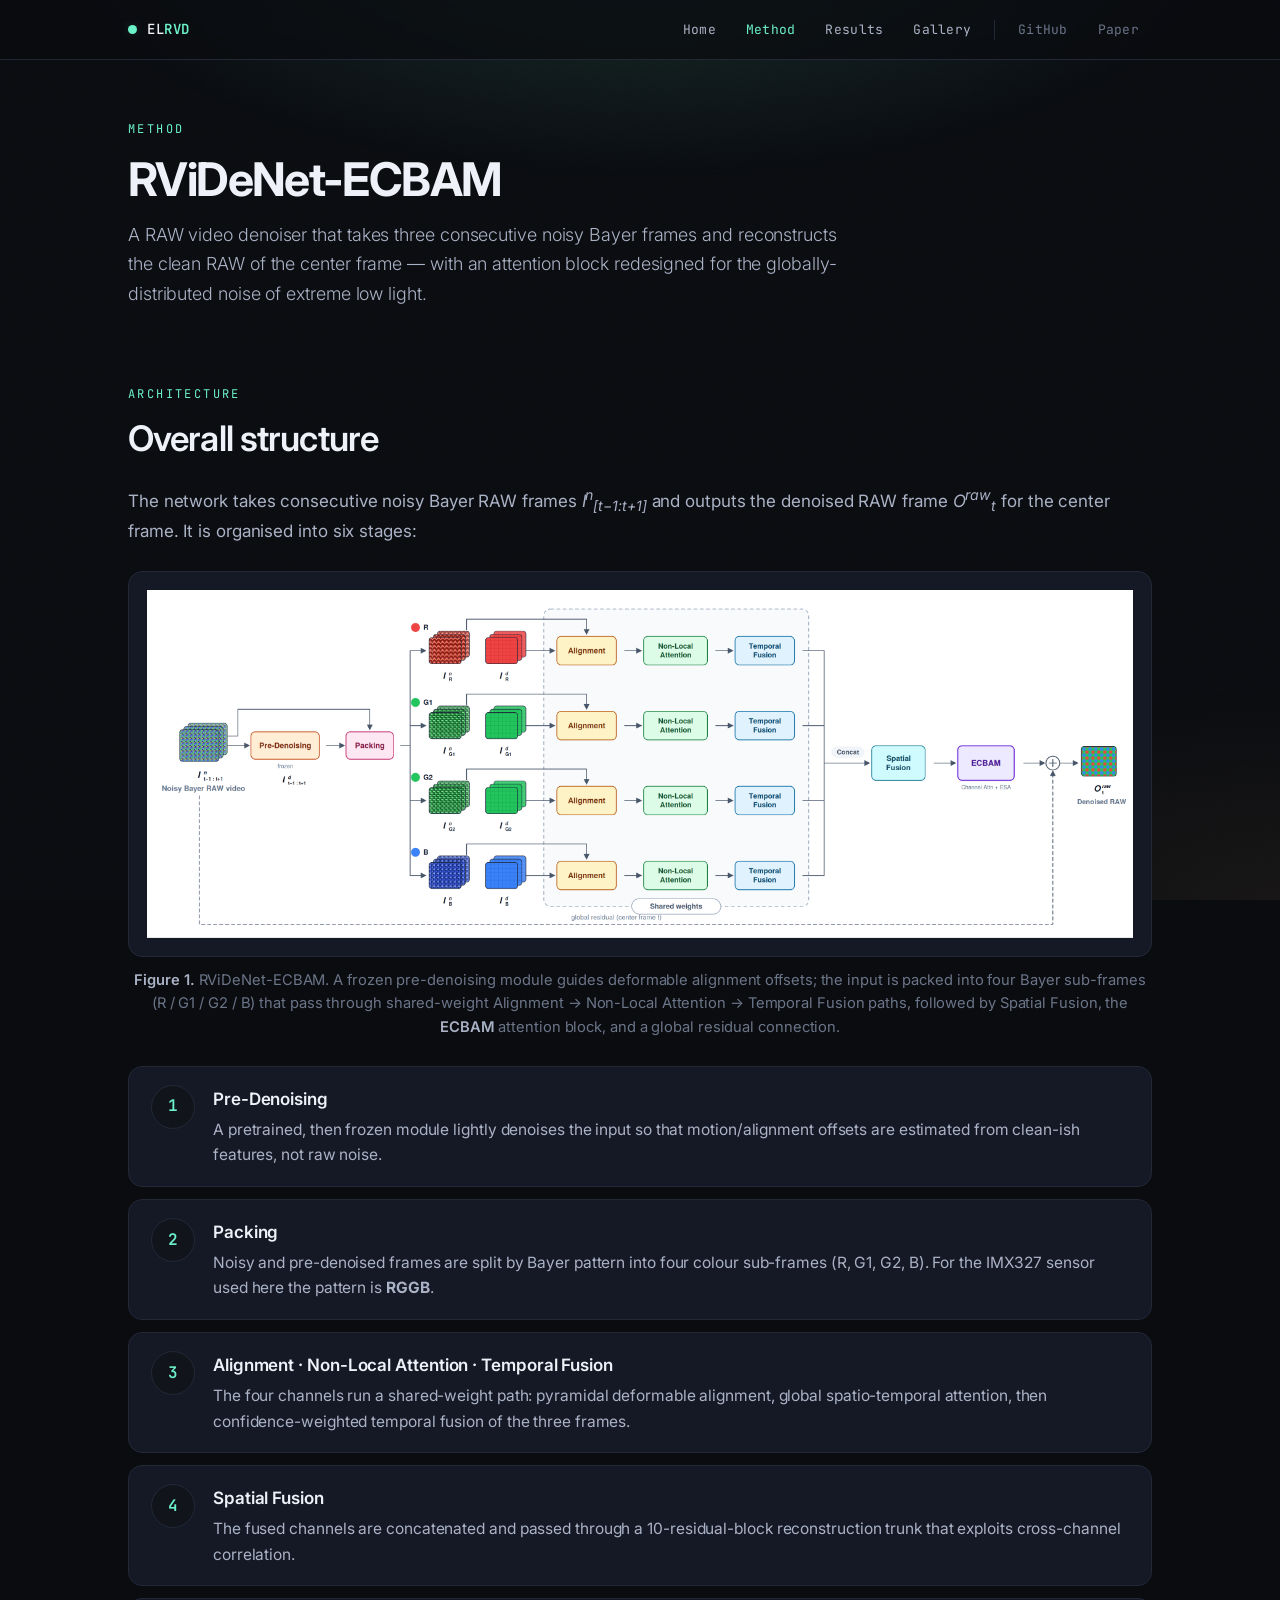
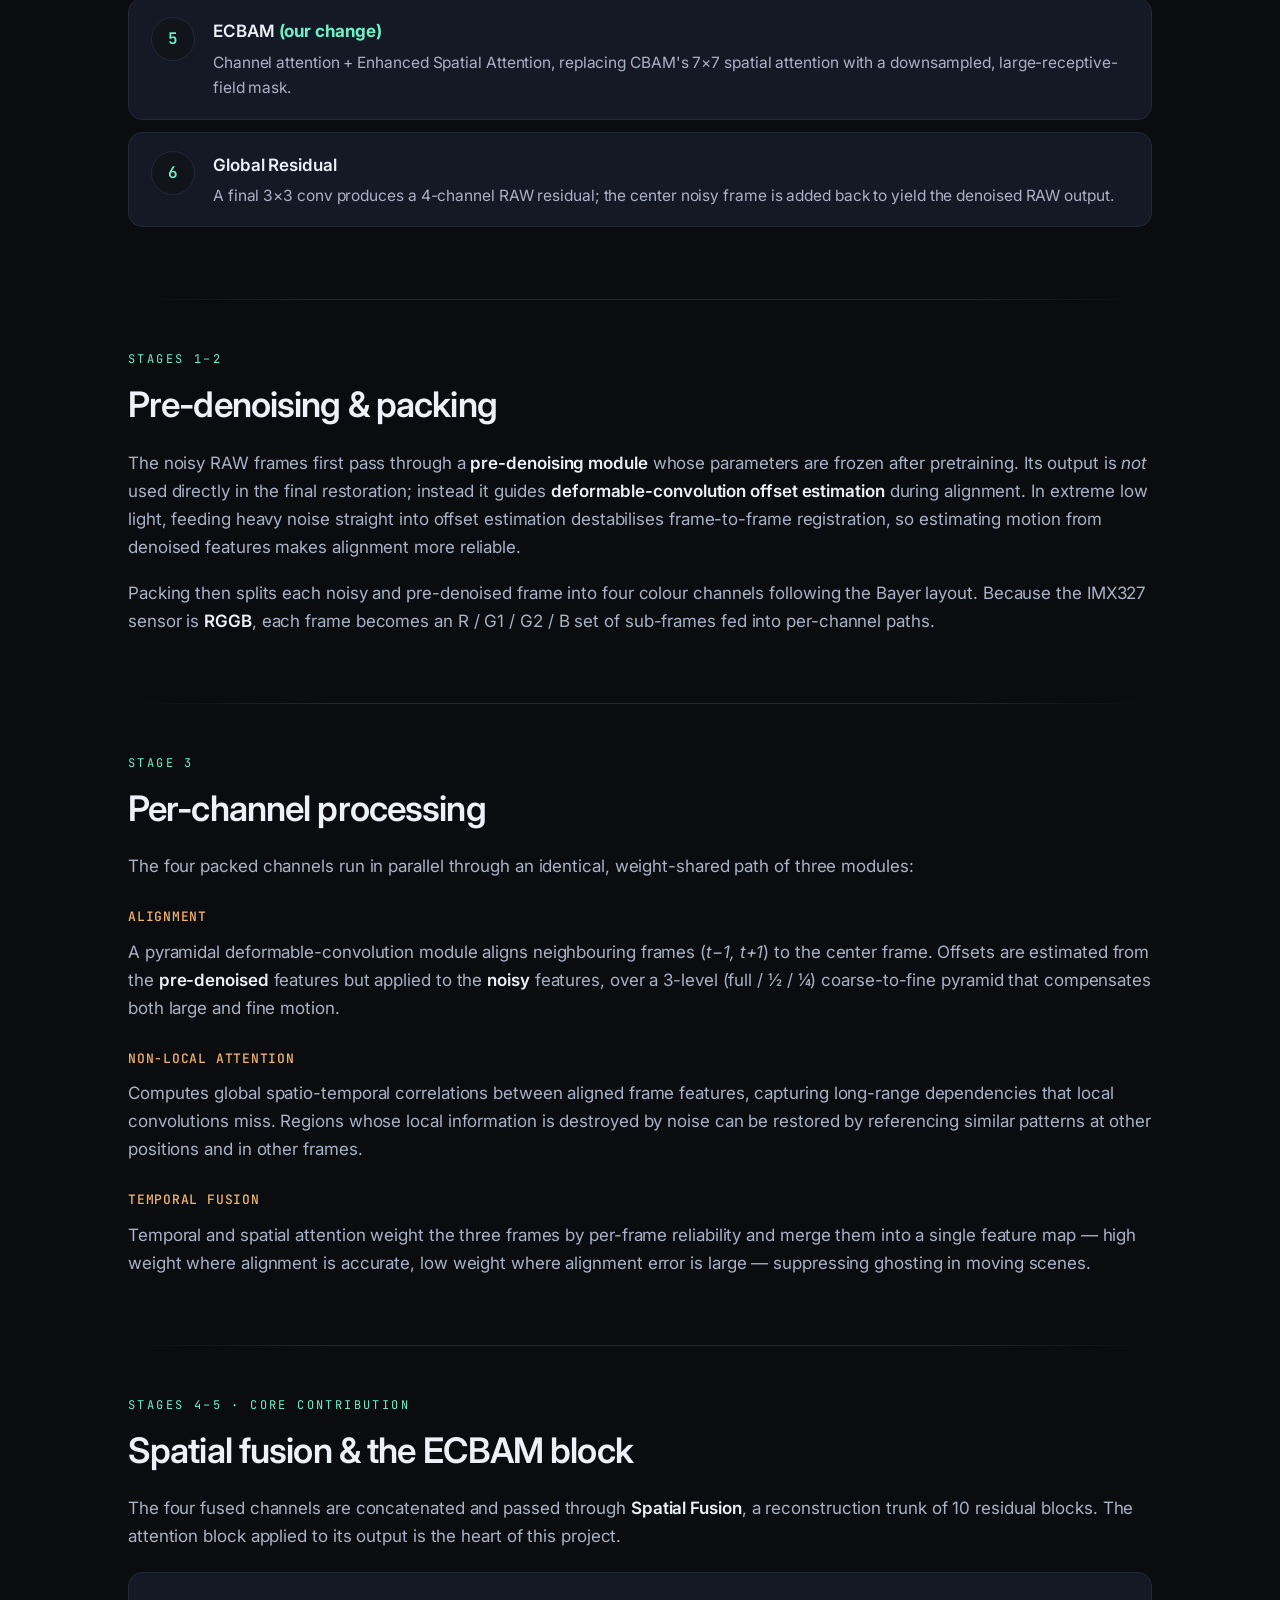
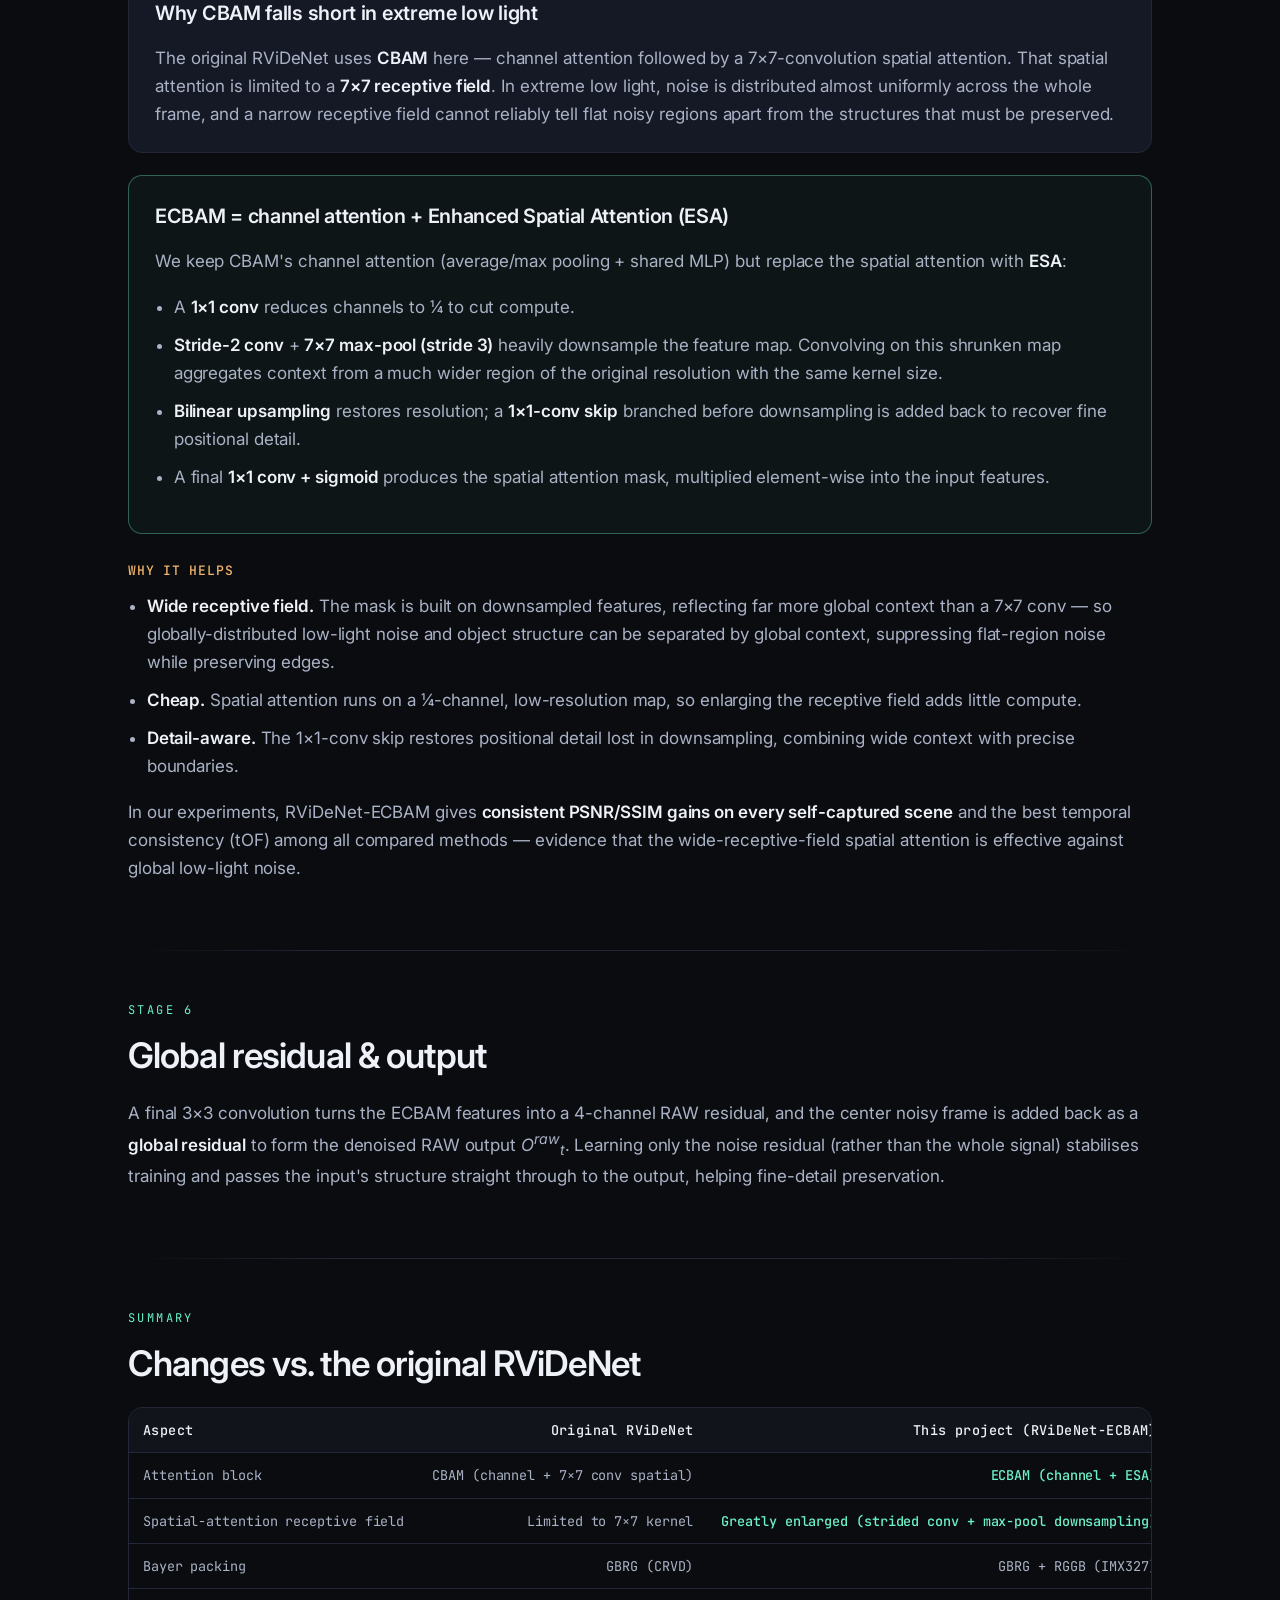
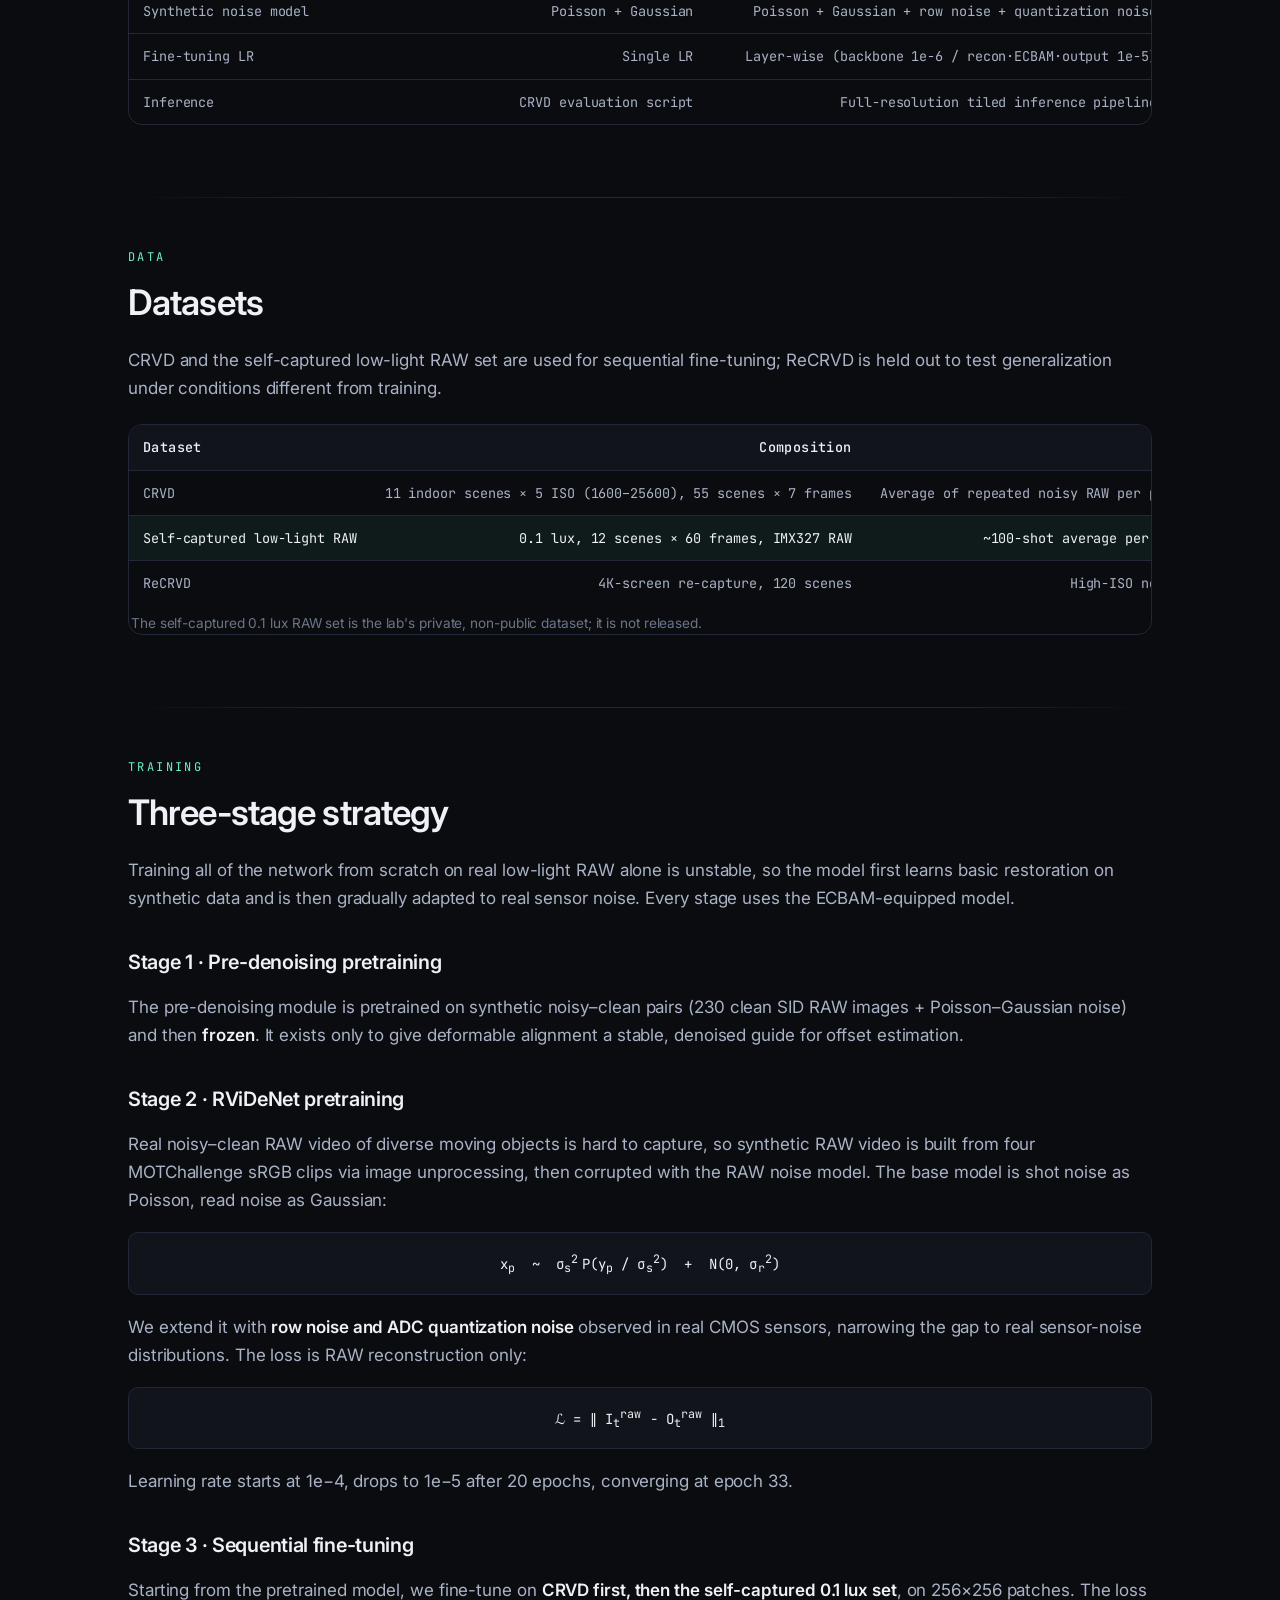
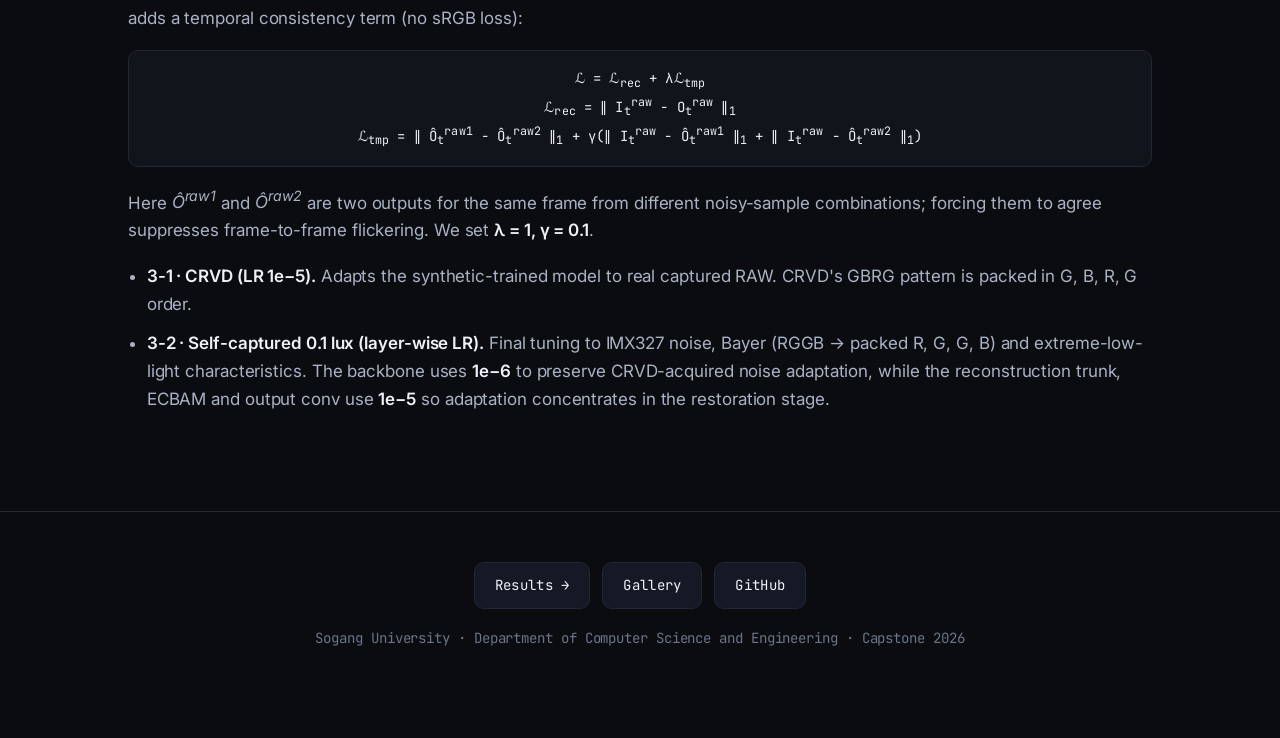
<file: method.html>
<!DOCTYPE html>
<html lang="en">
<head>
<meta charset="UTF-8">
<meta name="viewport" content="width=device-width, initial-scale=1.0">
<meta name="description" content="RViDeNet-ECBAM architecture and training: pre-denoising, per-channel alignment / non-local attention / temporal fusion, spatial fusion, and the ECBAM (ESA) attention block; 3-stage training and sequential fine-tuning.">
<title>Method · RViDeNet-ECBAM</title>

<link rel="preconnect" href="https://fonts.googleapis.com">
<link rel="preconnect" href="https://fonts.gstatic.com" crossorigin>
<link href="https://fonts.googleapis.com/css2?family=Inter:wght@400;500;600;700&family=JetBrains+Mono:wght@400;500&display=swap" rel="stylesheet">
<link rel="stylesheet" href="assets/css/style.css">
</head>
<body>

<nav class="nav">
  <div class="nav-inner">
    <a class="brand" href="index.html"><span class="dot"></span> <span>EL<b>RVD</b></span></a>
    <button class="nav-toggle" aria-label="Toggle navigation">
      <svg viewBox="0 0 24 24" fill="none" stroke="currentColor" stroke-width="2"><path d="M3 6h18M3 12h18M3 18h18"/></svg>
    </button>
    <div class="nav-links">
      <a href="index.html">Home</a>
      <a href="method.html" class="active">Method</a>
      <a href="results.html">Results</a>
      <a href="gallery.html">Gallery</a>
      <span class="nav-sep"></span>
      <a href="https://github.com/lsy0163/ELRVD" class="ext" target="_blank" rel="noopener">GitHub</a>
      <a href="KCC_26.pdf" class="ext" target="_blank" rel="noopener">Paper</a>
    </div>
  </div>
</nav>

<div class="wrap">

  <!-- PAGE HEAD -->
  <div class="page-head reveal">
    <div class="eyebrow">Method</div>
    <h1>RViDeNet-ECBAM</h1>
    <p class="lede">A RAW video denoiser that takes three consecutive noisy Bayer frames and reconstructs the clean RAW of the center frame &mdash; with an attention block redesigned for the globally-distributed noise of extreme low light.</p>
  </div>

  <!-- ARCHITECTURE -->
  <section class="reveal">
    <div class="section-label">Architecture</div>
    <h2>Overall structure</h2>
    <p>The network takes consecutive noisy Bayer RAW frames <em>I<sup>n</sup><sub>[t&minus;1:t+1]</sub></em> and outputs the denoised RAW frame <em>O<sup>raw</sup><sub>t</sub></em> for the center frame. It is organised into six stages:</p>

    <figure class="fig padded">
      <img src="assets/img/fig_arch_modern_1.png" alt="RViDeNet-ECBAM architecture diagram">
      <figcaption><b>Figure 1.</b> RViDeNet-ECBAM. A frozen pre-denoising module guides deformable alignment offsets; the input is packed into four Bayer sub-frames (R / G1 / G2 / B) that pass through shared-weight Alignment &rarr; Non-Local Attention &rarr; Temporal Fusion paths, followed by Spatial Fusion, the <b>ECBAM</b> attention block, and a global residual connection.</figcaption>
    </figure>

    <div class="steps">
      <div class="step"><div class="n">1</div><div><div class="t">Pre-Denoising</div><p>A pretrained, then frozen module lightly denoises the input so that motion/alignment offsets are estimated from clean-ish features, not raw noise.</p></div></div>
      <div class="step"><div class="n">2</div><div><div class="t">Packing</div><p>Noisy and pre-denoised frames are split by Bayer pattern into four colour sub-frames (R, G1, G2, B). For the IMX327 sensor used here the pattern is <b>RGGB</b>.</p></div></div>
      <div class="step"><div class="n">3</div><div><div class="t">Alignment &middot; Non-Local Attention &middot; Temporal Fusion</div><p>The four channels run a shared-weight path: pyramidal deformable alignment, global spatio-temporal attention, then confidence-weighted temporal fusion of the three frames.</p></div></div>
      <div class="step"><div class="n">4</div><div><div class="t">Spatial Fusion</div><p>The fused channels are concatenated and passed through a 10-residual-block reconstruction trunk that exploits cross-channel correlation.</p></div></div>
      <div class="step"><div class="n">5</div><div><div class="t">ECBAM <b>(our change)</b></div><p>Channel attention + Enhanced Spatial Attention, replacing CBAM's 7&times;7 spatial attention with a downsampled, large-receptive-field mask.</p></div></div>
      <div class="step"><div class="n">6</div><div><div class="t">Global Residual</div><p>A final 3&times;3 conv produces a 4-channel RAW residual; the center noisy frame is added back to yield the denoised RAW output.</p></div></div>
    </div>
  </section>

  <hr class="divider">

  <!-- PRE-DENOISING + PACKING -->
  <section class="reveal">
    <div class="section-label">Stages 1&ndash;2</div>
    <h2>Pre-denoising &amp; packing</h2>
    <p>The noisy RAW frames first pass through a <strong>pre-denoising module</strong> whose parameters are frozen after pretraining. Its output is <em>not</em> used directly in the final restoration; instead it guides <strong>deformable-convolution offset estimation</strong> during alignment. In extreme low light, feeding heavy noise straight into offset estimation destabilises frame-to-frame registration, so estimating motion from denoised features makes alignment more reliable.</p>
    <p>Packing then splits each noisy and pre-denoised frame into four colour channels following the Bayer layout. Because the IMX327 sensor is <strong>RGGB</strong>, each frame becomes an R / G1 / G2 / B set of sub-frames fed into per-channel paths.</p>
  </section>

  <hr class="divider">

  <!-- CHANNEL PROCESSING -->
  <section class="reveal">
    <div class="section-label">Stage 3</div>
    <h2>Per-channel processing</h2>
    <p>The four packed channels run in parallel through an identical, weight-shared path of three modules:</p>
    <h4>Alignment</h4>
    <p>A pyramidal deformable-convolution module aligns neighbouring frames (<em>t&minus;1, t+1</em>) to the center frame. Offsets are estimated from the <strong>pre-denoised</strong> features but applied to the <strong>noisy</strong> features, over a 3-level (full / &frac12; / &frac14;) coarse-to-fine pyramid that compensates both large and fine motion.</p>
    <h4>Non-Local Attention</h4>
    <p>Computes global spatio-temporal correlations between aligned frame features, capturing long-range dependencies that local convolutions miss. Regions whose local information is destroyed by noise can be restored by referencing similar patterns at other positions and in other frames.</p>
    <h4>Temporal Fusion</h4>
    <p>Temporal and spatial attention weight the three frames by per-frame reliability and merge them into a single feature map &mdash; high weight where alignment is accurate, low weight where alignment error is large &mdash; suppressing ghosting in moving scenes.</p>
  </section>

  <hr class="divider">

  <!-- ECBAM -->
  <section class="reveal">
    <div class="section-label">Stages 4&ndash;5 &middot; Core contribution</div>
    <h2>Spatial fusion &amp; the ECBAM block</h2>
    <p>The four fused channels are concatenated and passed through <strong>Spatial Fusion</strong>, a reconstruction trunk of 10 residual blocks. The attention block applied to its output is the heart of this project.</p>

    <div class="card">
      <h3>Why CBAM falls short in extreme low light</h3>
      <p>The original RViDeNet uses <strong>CBAM</strong> here &mdash; channel attention followed by a 7&times;7-convolution spatial attention. That spatial attention is limited to a <strong>7&times;7 receptive field</strong>. In extreme low light, noise is distributed almost uniformly across the whole frame, and a narrow receptive field cannot reliably tell flat noisy regions apart from the structures that must be preserved.</p>
    </div>

    <div class="card accent">
      <h3>ECBAM = channel attention + Enhanced Spatial Attention (ESA)</h3>
      <p>We keep CBAM's channel attention (average/max pooling + shared MLP) but replace the spatial attention with <strong>ESA</strong>:</p>
      <ul class="bullets">
        <li>A <strong>1&times;1 conv</strong> reduces channels to &frac14; to cut compute.</li>
        <li><strong>Stride-2 conv</strong> + <strong>7&times;7 max-pool (stride 3)</strong> heavily downsample the feature map. Convolving on this shrunken map aggregates context from a much wider region of the original resolution with the same kernel size.</li>
        <li><strong>Bilinear upsampling</strong> restores resolution; a <strong>1&times;1-conv skip</strong> branched before downsampling is added back to recover fine positional detail.</li>
        <li>A final <strong>1&times;1 conv + sigmoid</strong> produces the spatial attention mask, multiplied element-wise into the input features.</li>
      </ul>
    </div>

    <h4>Why it helps</h4>
    <ul class="bullets">
      <li><strong>Wide receptive field.</strong> The mask is built on downsampled features, reflecting far more global context than a 7&times;7 conv &mdash; so globally-distributed low-light noise and object structure can be separated by global context, suppressing flat-region noise while preserving edges.</li>
      <li><strong>Cheap.</strong> Spatial attention runs on a &frac14;-channel, low-resolution map, so enlarging the receptive field adds little compute.</li>
      <li><strong>Detail-aware.</strong> The 1&times;1-conv skip restores positional detail lost in downsampling, combining wide context with precise boundaries.</li>
    </ul>
    <p>In our experiments, RViDeNet-ECBAM gives <strong>consistent PSNR/SSIM gains on every self-captured scene</strong> and the best temporal consistency (tOF) among all compared methods &mdash; evidence that the wide-receptive-field spatial attention is effective against global low-light noise.</p>
  </section>

  <hr class="divider">

  <!-- GLOBAL RESIDUAL -->
  <section class="reveal">
    <div class="section-label">Stage 6</div>
    <h2>Global residual &amp; output</h2>
    <p>A final 3&times;3 convolution turns the ECBAM features into a 4-channel RAW residual, and the center noisy frame is added back as a <strong>global residual</strong> to form the denoised RAW output <em>O<sup>raw</sup><sub>t</sub></em>. Learning only the noise residual (rather than the whole signal) stabilises training and passes the input's structure straight through to the output, helping fine-detail preservation.</p>
  </section>

  <hr class="divider">

  <!-- CHANGES TABLE -->
  <section class="reveal">
    <div class="section-label">Summary</div>
    <h2>Changes vs. the original RViDeNet</h2>
    <div class="table-scroll">
      <table>
        <thead><tr><th>Aspect</th><th>Original RViDeNet</th><th>This project (RViDeNet-ECBAM)</th></tr></thead>
        <tbody>
          <tr><td>Attention block</td><td>CBAM (channel + 7&times;7 conv spatial)</td><td class="best">ECBAM (channel + ESA)</td></tr>
          <tr><td>Spatial-attention receptive field</td><td>Limited to 7&times;7 kernel</td><td class="best">Greatly enlarged (strided conv + max-pool downsampling)</td></tr>
          <tr><td>Bayer packing</td><td>GBRG (CRVD)</td><td>GBRG + RGGB (IMX327)</td></tr>
          <tr><td>Synthetic noise model</td><td>Poisson + Gaussian</td><td>Poisson + Gaussian + row noise + quantization noise</td></tr>
          <tr><td>Fine-tuning LR</td><td>Single LR</td><td>Layer-wise (backbone 1e&minus;6 / recon&middot;ECBAM&middot;output 1e&minus;5)</td></tr>
          <tr><td>Inference</td><td>CRVD evaluation script</td><td>Full-resolution tiled inference pipeline</td></tr>
        </tbody>
      </table>
    </div>
  </section>

  <hr class="divider">

  <!-- DATASETS -->
  <section class="reveal">
    <div class="section-label">Data</div>
    <h2>Datasets</h2>
    <p>CRVD and the self-captured low-light RAW set are used for sequential fine-tuning; ReCRVD is held out to test generalization under conditions different from training.</p>
    <div class="table-scroll">
      <table>
        <thead><tr><th>Dataset</th><th>Composition</th><th>GT generation</th><th>Role</th></tr></thead>
        <tbody>
          <tr><td>CRVD</td><td>11 indoor scenes &times; 5 ISO (1600&ndash;25600), 55 scenes &times; 7 frames</td><td>Average of repeated noisy RAW per position (ISO&nbsp;25600: 500-shot avg + BM3D)</td><td>Fine-tuning (stage&nbsp;3-1)</td></tr>
          <tr class="highlight"><td>Self-captured low-light RAW</td><td>0.1&nbsp;lux, 12 scenes &times; 60 frames, IMX327 RAW</td><td>~100-shot average per frame position, no extra post-processing</td><td>Fine-tuning + validation (stage&nbsp;3-2)</td></tr>
          <tr><td>ReCRVD</td><td>4K-screen re-capture, 120 scenes</td><td>High-ISO noisy &times;10 + ISO&nbsp;100 long-exposure clean &times;1</td><td>External generalization test</td></tr>
        </tbody>
      </table>
      <p class="table-note">The self-captured 0.1&nbsp;lux RAW set is the lab's private, non-public dataset; it is not released.</p>
    </div>
  </section>

  <hr class="divider">

  <!-- TRAINING -->
  <section class="reveal">
    <div class="section-label">Training</div>
    <h2>Three-stage strategy</h2>
    <p>Training all of the network from scratch on real low-light RAW alone is unstable, so the model first learns basic restoration on synthetic data and is then gradually adapted to real sensor noise. Every stage uses the ECBAM-equipped model.</p>

    <h3>Stage 1 &middot; Pre-denoising pretraining</h3>
    <p>The pre-denoising module is pretrained on synthetic noisy&ndash;clean pairs (230 clean SID RAW images + Poisson&ndash;Gaussian noise) and then <strong>frozen</strong>. It exists only to give deformable alignment a stable, denoised guide for offset estimation.</p>

    <h3>Stage 2 &middot; RViDeNet pretraining</h3>
    <p>Real noisy&ndash;clean RAW video of diverse moving objects is hard to capture, so synthetic RAW video is built from four MOTChallenge sRGB clips via image unprocessing, then corrupted with the RAW noise model. The base model is shot noise as Poisson, read noise as Gaussian:</p>
    <div class="formula">x<sub>p</sub> &nbsp;~&nbsp; &sigma;<sub>s</sub><sup>2</sup>&thinsp;P(y<sub>p</sub> / &sigma;<sub>s</sub><sup>2</sup>) &nbsp;+&nbsp; N(0, &sigma;<sub>r</sub><sup>2</sup>)</div>
    <p>We extend it with <strong>row noise and ADC quantization noise</strong> observed in real CMOS sensors, narrowing the gap to real sensor-noise distributions. The loss is RAW reconstruction only:</p>
    <div class="formula">&#8466; = &#8214; I<sub>t</sub><sup>raw</sup> &minus; O<sub>t</sub><sup>raw</sup> &#8214;<sub>1</sub></div>
    <p>Learning rate starts at 1e&minus;4, drops to 1e&minus;5 after 20 epochs, converging at epoch 33.</p>

    <h3>Stage 3 &middot; Sequential fine-tuning</h3>
    <p>Starting from the pretrained model, we fine-tune on <strong>CRVD first, then the self-captured 0.1&nbsp;lux set</strong>, on 256&times;256 patches. The loss adds a temporal consistency term (no sRGB loss):</p>
    <div class="formula">
      &#8466; = &#8466;<sub>rec</sub> + &lambda;&#8466;<sub>tmp</sub><br>
      &#8466;<sub>rec</sub> = &#8214; I<sub>t</sub><sup>raw</sup> &minus; O<sub>t</sub><sup>raw</sup> &#8214;<sub>1</sub><br>
      &#8466;<sub>tmp</sub> = &#8214; &Ocirc;<sub>t</sub><sup>raw1</sup> &minus; &Ocirc;<sub>t</sub><sup>raw2</sup> &#8214;<sub>1</sub> + &gamma;(&#8214; I<sub>t</sub><sup>raw</sup> &minus; &Ocirc;<sub>t</sub><sup>raw1</sup> &#8214;<sub>1</sub> + &#8214; I<sub>t</sub><sup>raw</sup> &minus; &Ocirc;<sub>t</sub><sup>raw2</sup> &#8214;<sub>1</sub>)
    </div>
    <p>Here <em>&Ocirc;<sup>raw1</sup></em> and <em>&Ocirc;<sup>raw2</sup></em> are two outputs for the same frame from different noisy-sample combinations; forcing them to agree suppresses frame-to-frame flickering. We set <strong>&lambda;&nbsp;=&nbsp;1, &gamma;&nbsp;=&nbsp;0.1</strong>.</p>
    <ul class="bullets">
      <li><strong>3-1 &middot; CRVD (LR 1e&minus;5).</strong> Adapts the synthetic-trained model to real captured RAW. CRVD's GBRG pattern is packed in G, B, R, G order.</li>
      <li><strong>3-2 &middot; Self-captured 0.1&nbsp;lux (layer-wise LR).</strong> Final tuning to IMX327 noise, Bayer (RGGB &rarr; packed R, G, G, B) and extreme-low-light characteristics. The backbone uses <strong>1e&minus;6</strong> to preserve CRVD-acquired noise adaptation, while the reconstruction trunk, ECBAM and output conv use <strong>1e&minus;5</strong> so adaptation concentrates in the restoration stage.</li>
    </ul>
  </section>

</div>

<footer>
  <div class="wrap">
    <div class="links">
      <a class="btn" href="results.html">Results &rarr;</a>
      <a class="btn" href="gallery.html">Gallery</a>
      <a class="btn" href="https://github.com/lsy0163/ELRVD" target="_blank" rel="noopener">GitHub</a>
    </div>
    <p>Sogang University &middot; Department of Computer Science and Engineering &middot; Capstone 2026</p>
  </div>
</footer>

<script src="assets/js/main.js"></script>
</body>
</html>
</file>
<file: assets/css/style.css>
/* =========================================================================
   ELRVD — Extreme Low-Light RAW Video Denoising
   Shared stylesheet. Dark editorial / academic theme.
   ========================================================================= */

:root {
  --bg:            #0a0c10;
  --bg-elev:       #11141b;
  --bg-card:       #151926;
  --ink:           #eef1f7;
  --ink-soft:      #aab2c5;
  --ink-mute:      #6b7588;
  --line:          #232838;
  --accent:        #6cf2c9;   /* signal-restored teal */
  --accent-2:      #f2b56c;   /* warm low-light amber  */
  --accent-glow:   rgba(108, 242, 201, 0.16);
  --maxw:          1080px;
  --radius:        14px;
  --nav-h:         60px;
  --font-sans:     'Inter', -apple-system, BlinkMacSystemFont, 'Segoe UI', Roboto, Helvetica, Arial, sans-serif;
  --font-mono:     'JetBrains Mono', ui-monospace, SFMono-Regular, Menlo, Consolas, monospace;
}

* { box-sizing: border-box; margin: 0; padding: 0; }

html { scroll-behavior: smooth; scroll-padding-top: calc(var(--nav-h) + 16px); }

body {
  background: var(--bg);
  color: var(--ink);
  font-family: var(--font-sans);
  font-size: 17px;
  line-height: 1.65;
  letter-spacing: -0.005em;
  -webkit-font-smoothing: antialiased;
  overflow-x: hidden;
}

/* atmospheric background: subtle grain + radial glow */
body::before {
  content: "";
  position: fixed;
  inset: 0;
  background:
    radial-gradient(ellipse 80% 50% at 50% -10%, var(--accent-glow), transparent 60%),
    radial-gradient(ellipse 60% 40% at 100% 100%, rgba(242, 181, 108, 0.06), transparent 60%);
  pointer-events: none;
  z-index: 0;
}
body::after {
  content: "";
  position: fixed;
  inset: 0;
  opacity: 0.025;
  pointer-events: none;
  z-index: 1;
  background-image: url("data:image/svg+xml,%3Csvg xmlns='http://www.w3.org/2000/svg' width='120' height='120'%3E%3Cfilter id='n'%3E%3CfeTurbulence type='fractalNoise' baseFrequency='0.9' numOctaves='4'/%3E%3C/filter%3E%3Crect width='100%25' height='100%25' filter='url(%23n)'/%3E%3C/svg%3E");
}

.wrap { position: relative; z-index: 2; max-width: var(--maxw); margin: 0 auto; padding: 0 28px; }

a { color: var(--accent); }

/* =========================================================================
   NAV
   ========================================================================= */
.nav {
  position: sticky; top: 0; z-index: 50;
  height: var(--nav-h);
  background: rgba(10, 12, 16, 0.72);
  backdrop-filter: blur(12px);
  border-bottom: 1px solid var(--line);
}
.nav-inner {
  max-width: var(--maxw); margin: 0 auto; height: 100%;
  padding: 0 28px;
  display: flex; align-items: center; justify-content: space-between;
}
.brand {
  display: flex; align-items: center; gap: 10px;
  font-family: var(--font-mono);
  font-size: 14px; letter-spacing: 0.04em;
  color: var(--ink); text-decoration: none; font-weight: 500;
}
.brand .dot {
  width: 9px; height: 9px; border-radius: 50%;
  background: var(--accent); box-shadow: 0 0 10px var(--accent-glow);
  flex: none;
}
.brand b { color: var(--accent); font-weight: 600; }

.nav-links { display: flex; align-items: center; gap: 4px; }
.nav-links a {
  font-family: var(--font-mono);
  font-size: 13px; letter-spacing: 0.02em;
  color: var(--ink-soft); text-decoration: none;
  padding: 8px 13px; border-radius: 8px;
  transition: color .18s, background .18s;
}
.nav-links a:hover { color: var(--ink); background: var(--bg-card); }
.nav-links a.active { color: var(--accent); }
.nav-links a.ext { color: var(--ink-mute); }
.nav-links a.ext:hover { color: var(--accent); }
.nav-sep { width: 1px; height: 20px; background: var(--line); margin: 0 6px; }

.nav-toggle {
  display: none;
  background: none; border: 1px solid var(--line); border-radius: 8px;
  color: var(--ink); padding: 7px 10px; cursor: pointer;
}
.nav-toggle svg { width: 18px; height: 18px; display: block; }

/* =========================================================================
   HERO
   ========================================================================= */
header.hero { padding: 76px 0 48px; text-align: center; }

.venue-tag {
  display: inline-block;
  font-family: var(--font-mono);
  font-size: 12px; letter-spacing: 0.22em; text-transform: uppercase;
  color: var(--accent);
  border: 1px solid var(--line); border-radius: 999px;
  padding: 6px 16px; margin-bottom: 26px; background: var(--bg-elev);
}

h1.title {
  font-family: var(--font-sans); font-weight: 700;
  font-size: clamp(2.1rem, 5.2vw, 3.6rem);
  line-height: 1.06; letter-spacing: -0.035em; margin-bottom: 12px;
}
h1.title .accent { color: var(--accent); }

.subtitle {
  font-size: clamp(1rem, 2vw, 1.22rem);
  color: var(--ink-soft); max-width: 780px; margin: 0 auto 30px; font-weight: 300;
  text-wrap: balance;
}

.affil { font-size: 0.95rem; color: var(--ink-mute); margin-bottom: 28px; }
.affil sup { color: var(--accent); font-size: 0.7em; }

.links { display: flex; gap: 12px; justify-content: center; flex-wrap: wrap; }
.btn {
  display: inline-flex; align-items: center; gap: 8px;
  font-family: var(--font-mono); font-size: 14px; letter-spacing: 0.02em;
  color: var(--ink); background: var(--bg-card);
  border: 1px solid var(--line); border-radius: 10px;
  padding: 11px 20px; text-decoration: none;
  transition: transform .18s ease, border-color .18s, background .18s;
}
.btn:hover { transform: translateY(-2px); border-color: var(--accent); background: var(--bg-elev); }
.btn svg { width: 17px; height: 17px; }
.btn.primary { background: var(--accent); color: #06231c; border-color: var(--accent); font-weight: 600; }
.btn.primary:hover { background: #8af7d6; }

/* =========================================================================
   PAGE HEADER (interior pages)
   ========================================================================= */
.page-head { padding: 60px 0 8px; }
.page-head .eyebrow {
  font-family: var(--font-mono); font-size: 12px;
  letter-spacing: 0.2em; text-transform: uppercase; color: var(--accent); margin-bottom: 14px;
}
.page-head h1 {
  font-family: var(--font-sans); font-weight: 700;
  font-size: clamp(2rem, 4.4vw, 2.9rem); line-height: 1.08; letter-spacing: -0.035em; margin-bottom: 16px;
}
.page-head .lede { font-size: 1.12rem; color: var(--ink-soft); max-width: 720px; font-weight: 300; }

/* =========================================================================
   SECTIONS
   ========================================================================= */
section { padding: 50px 0; position: relative; }
.section-label {
  font-family: var(--font-mono); font-size: 12px;
  letter-spacing: 0.2em; text-transform: uppercase; color: var(--accent); margin-bottom: 14px;
}
h2 {
  font-family: var(--font-sans); font-weight: 600;
  font-size: clamp(1.55rem, 3.2vw, 2.2rem);
  letter-spacing: -0.025em; margin-bottom: 24px; line-height: 1.15;
}
h3 {
  font-family: var(--font-sans); font-weight: 600; font-size: 1.24rem;
  letter-spacing: -0.015em; margin: 34px 0 14px; color: var(--ink);
}
h4 {
  font-family: var(--font-mono); font-size: 13px; font-weight: 500;
  letter-spacing: 0.06em; text-transform: uppercase; color: var(--accent-2);
  margin: 26px 0 10px;
}
p { color: var(--ink-soft); margin-bottom: 18px; }
p strong, li strong { color: var(--ink); font-weight: 600; }
ul.bullets, ol.bullets { color: var(--ink-soft); margin: 0 0 18px 1.1em; }
ul.bullets li, ol.bullets li { margin-bottom: 10px; }
.divider { height: 1px; background: linear-gradient(90deg, transparent, var(--line) 20%, var(--line) 80%, transparent); border: 0; margin: 0; }

.lead { font-size: 1.1rem; color: var(--ink); }

/* =========================================================================
   BEFORE / AFTER VIDEO SLIDER
   ========================================================================= */
.ba-slider {
  position: relative; width: 100%; aspect-ratio: 16 / 9;
  border-radius: var(--radius); overflow: hidden;
  border: 1px solid var(--line); background: #000;
  cursor: ew-resize; user-select: none; -webkit-user-select: none; touch-action: none;
}
.ba-slider video { position: absolute; inset: 0; width: 100%; height: 100%; object-fit: cover; display: block; }
.ba-after { clip-path: inset(0 0 0 var(--pos, 50%)); }
.ba-divider {
  position: absolute; top: 0; bottom: 0; left: var(--pos, 50%);
  width: 2px; margin-left: -1px; background: var(--accent);
  box-shadow: 0 0 12px var(--accent-glow); pointer-events: none;
}
.ba-handle {
  position: absolute; top: 50%; left: var(--pos, 50%);
  transform: translate(-50%, -50%);
  width: 44px; height: 44px; border-radius: 50%;
  background: var(--accent); color: #06231c;
  display: flex; align-items: center; justify-content: center;
  box-shadow: 0 2px 14px rgba(0, 0, 0, 0.5); pointer-events: none;
  font-family: var(--font-mono); font-size: 15px; font-weight: 600;
}
.ba-label {
  position: absolute; top: 14px;
  font-family: var(--font-mono);
  font-size: 11px; letter-spacing: 0.12em; text-transform: uppercase;
  padding: 5px 12px; border-radius: 999px;
  background: rgba(0, 0, 0, 0.55); backdrop-filter: blur(4px);
  color: #fff; pointer-events: none;
}
.ba-label.left { left: 14px; }
.ba-label.right { right: 14px; color: var(--accent); }
.ba-hint {
  text-align: center; font-family: var(--font-mono);
  font-size: 12px; color: var(--ink-mute); margin-top: 12px;
}

/* =========================================================================
   FIGURES
   ========================================================================= */
figure.fig { margin: 26px 0; }
figure.fig img {
  width: 100%; border-radius: var(--radius); border: 1px solid var(--line);
  display: block; background: var(--bg-card);
}
figure.fig.padded img { padding: 18px; }
figcaption {
  font-size: 0.92rem; color: var(--ink-mute);
  margin-top: 12px; line-height: 1.6; text-align: center;
}
figcaption b { color: var(--ink-soft); font-weight: 600; }

/* =========================================================================
   TABLES
   ========================================================================= */
.table-scroll { overflow-x: auto; margin: 22px 0; border: 1px solid var(--line); border-radius: var(--radius); }
table { width: 100%; border-collapse: collapse; font-family: var(--font-mono); font-size: 13.5px; }
th, td { padding: 11px 14px; text-align: right; white-space: nowrap; border-bottom: 1px solid var(--line); }
th:first-child, td:first-child { text-align: left; }
thead th { color: var(--ink); background: var(--bg-elev); font-weight: 500; letter-spacing: 0.03em; position: sticky; top: 0; }
tbody td { color: var(--ink-soft); }
tbody tr:last-child td { border-bottom: 0; }
tr.highlight td { background: rgba(108, 242, 201, 0.06); color: var(--ink); }
td.best { color: var(--accent); font-weight: 500; }
td.up { color: var(--accent); }
td.down { color: var(--accent-2); }
.table-note { font-size: 0.85rem; color: var(--ink-mute); margin: 8px 2px 0; line-height: 1.5; }

/* =========================================================================
   KEY STAT CALLOUTS
   ========================================================================= */
.stats { display: grid; grid-template-columns: repeat(3, 1fr); gap: 16px; margin: 26px 0; }
.stat {
  background: var(--bg-card); border: 1px solid var(--line);
  border-radius: var(--radius); padding: 24px 22px; text-align: center;
}
.stat .num { font-family: var(--font-sans); font-size: 1.9rem; font-weight: 700; letter-spacing: -0.02em; color: var(--accent); line-height: 1; }
.stat .num small { font-size: 1rem; color: var(--ink-mute); }
.stat .lbl { font-family: var(--font-mono); font-size: 11px; letter-spacing: 0.08em; text-transform: uppercase; color: var(--ink-mute); margin-top: 10px; }

/* =========================================================================
   CARDS / CALLOUTS
   ========================================================================= */
.card {
  background: var(--bg-card); border: 1px solid var(--line);
  border-radius: var(--radius); padding: 24px 26px; margin: 22px 0;
}
.card.accent { border-color: rgba(108, 242, 201, 0.35); background: rgba(108, 242, 201, 0.04); }
.card h3 { margin-top: 0; }
.card p:last-child { margin-bottom: 0; }

.callout {
  border-left: 3px solid var(--accent); padding: 4px 0 4px 20px; margin: 22px 0;
  color: var(--ink-soft);
}
.callout.warn { border-left-color: var(--accent-2); }

.formula {
  font-family: var(--font-mono); font-size: 14px;
  background: var(--bg-elev); border: 1px solid var(--line); border-radius: 10px;
  padding: 16px 20px; margin: 18px 0; color: var(--ink); overflow-x: auto;
  text-align: center; letter-spacing: 0.01em;
}

/* nav cards (home -> sections) */
.nav-cards { display: grid; grid-template-columns: repeat(3, 1fr); gap: 16px; margin-top: 12px; }
.nav-card {
  display: block; text-decoration: none; color: inherit;
  background: var(--bg-card); border: 1px solid var(--line);
  border-radius: var(--radius); padding: 24px; transition: transform .18s, border-color .18s;
}
.nav-card:hover { transform: translateY(-3px); border-color: var(--accent); }
.nav-card .k { font-family: var(--font-mono); font-size: 11px; letter-spacing: 0.14em; text-transform: uppercase; color: var(--accent); }
.nav-card h3 { font-family: var(--font-sans); font-size: 1.25rem; margin: 10px 0 8px; color: var(--ink); }
.nav-card p { font-size: 0.95rem; margin: 0; }
.nav-card .go { font-family: var(--font-mono); font-size: 13px; color: var(--accent); margin-top: 14px; display: inline-block; }

/* badges */
.badges { display: flex; flex-wrap: wrap; gap: 10px; margin-top: 8px; }
.badge {
  font-family: var(--font-mono); font-size: 13px;
  background: var(--bg-card); border: 1px solid var(--line); border-radius: 8px;
  padding: 8px 14px; color: var(--ink-soft);
}
.badge b { color: var(--accent); font-weight: 500; }

/* pipeline steps */
.steps { display: grid; gap: 12px; margin: 22px 0; counter-reset: step; }
.step {
  display: grid; grid-template-columns: 44px 1fr; gap: 18px; align-items: start;
  background: var(--bg-card); border: 1px solid var(--line); border-radius: var(--radius); padding: 18px 22px;
}
.step .n {
  width: 44px; height: 44px; border-radius: 50%;
  display: flex; align-items: center; justify-content: center;
  font-family: var(--font-mono); font-weight: 600; font-size: 16px;
  background: var(--bg-elev); border: 1px solid var(--line); color: var(--accent);
}
.step .t { color: var(--ink); font-weight: 600; }
.step .t b { color: var(--accent); }
.step p { margin: 4px 0 0; font-size: 0.97rem; }

/* =========================================================================
   GALLERY
   ========================================================================= */
.gallery { display: grid; grid-template-columns: repeat(2, 1fr); gap: 26px; margin-top: 12px; }
.gitem { }
.gitem .gtitle {
  display: flex; align-items: baseline; justify-content: space-between; gap: 12px;
  margin-bottom: 10px;
}
.gitem .gtitle .name { font-family: var(--font-sans); font-size: 1.1rem; font-weight: 600; letter-spacing: -0.01em; color: var(--ink); }
.gitem .gtitle .meta { font-family: var(--font-mono); font-size: 11px; color: var(--ink-mute); }

/* side-by-side simultaneous video pair (e.g. YOLO noisy vs. ours) */
.duo-stack { display: grid; gap: 28px; margin-top: 14px; }
.duo { display: grid; grid-template-columns: 1fr 1fr; gap: 16px; }
.duo .vcard {
  position: relative; aspect-ratio: 16 / 9; overflow: hidden;
  border-radius: var(--radius); border: 1px solid var(--line); background: #000;
}
.duo .vcard.ours { border-color: var(--accent); }
.duo .vcard video { width: 100%; height: 100%; object-fit: cover; display: block; }
.duo .vtag {
  position: absolute; top: 12px; left: 12px;
  font-family: var(--font-mono); font-size: 11px; letter-spacing: 0.12em; text-transform: uppercase;
  padding: 5px 12px; border-radius: 999px;
  background: rgba(0, 0, 0, 0.55); backdrop-filter: blur(4px); color: #fff;
}
.duo .vtag.ours { color: var(--accent); }

/* =========================================================================
   FOOTER
   ========================================================================= */
footer { padding: 50px 0 70px; text-align: center; border-top: 1px solid var(--line); margin-top: 30px; }
footer .links { margin-bottom: 18px; }
footer p { font-size: 0.88rem; color: var(--ink-mute); font-family: var(--font-mono); }
footer .small { font-size: 0.8rem; margin-top: 8px; }

/* =========================================================================
   REVEAL ANIMATION
   ========================================================================= */
.reveal { opacity: 0; transform: translateY(24px); transition: opacity .7s ease, transform .7s ease; }
.reveal.in { opacity: 1; transform: none; }
@media (prefers-reduced-motion: reduce) {
  .reveal { opacity: 1; transform: none; transition: none; }
  html { scroll-behavior: auto; }
}

/* =========================================================================
   RESPONSIVE
   ========================================================================= */
@media (max-width: 820px) {
  body { font-size: 16px; }
  .nav-links {
    position: absolute; top: var(--nav-h); left: 0; right: 0;
    flex-direction: column; align-items: stretch; gap: 0;
    background: var(--bg-elev); border-bottom: 1px solid var(--line);
    padding: 8px; display: none;
  }
  .nav-links.open { display: flex; }
  .nav-links a { padding: 12px 14px; border-radius: 8px; }
  .nav-sep { display: none; }
  .nav-toggle { display: inline-flex; }
  .stats { grid-template-columns: 1fr; }
  .nav-cards { grid-template-columns: 1fr; }
  .gallery { grid-template-columns: 1fr; }
  .duo { grid-template-columns: 1fr; }
  .step { grid-template-columns: 1fr; }
  .step .n { display: none; }
  header.hero { padding: 52px 0 36px; }
}
</file>
